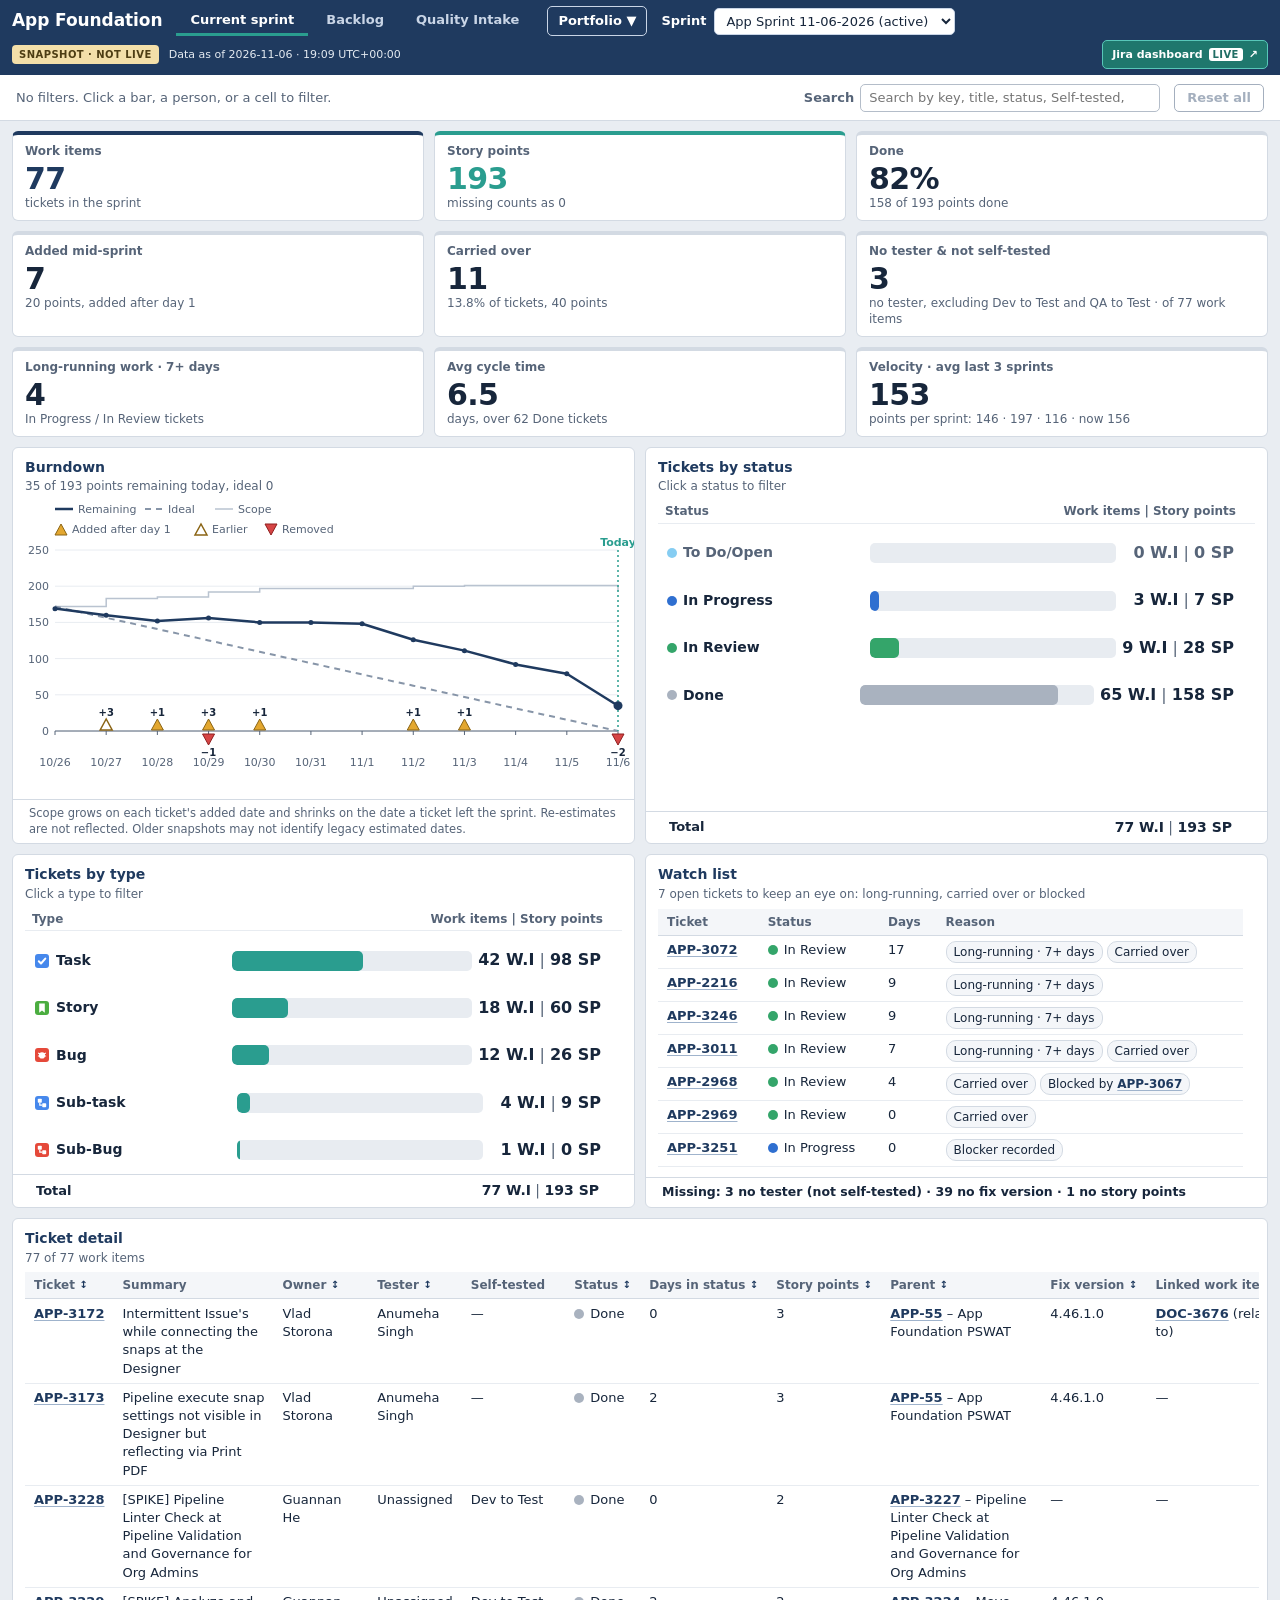
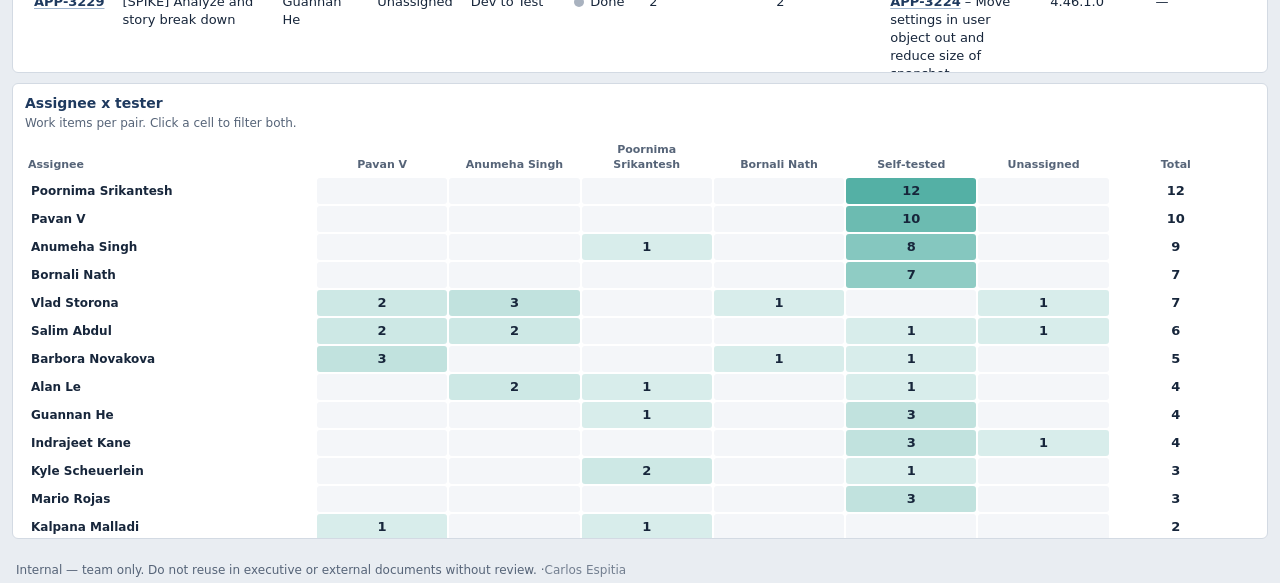
<file: index.html>
<!doctype html>
<html lang="en">
<head>
  <meta charset="utf-8">
  <meta name="viewport" content="width=device-width, initial-scale=1">
  <meta http-equiv="Content-Security-Policy" content="default-src 'self'; script-src 'self'; style-src 'self'; img-src 'self' data:; connect-src 'self'; font-src 'none'; object-src 'none'; base-uri 'none'; form-action 'none'">
  <title>Current sprint - App Foundation</title>
  <link rel="icon" href="data:,">
  <link rel="stylesheet" href="dashboard.css">
</head>
<body>
  <div class="app">
    <h1 class="visually-hidden">App Foundation · Current sprint</h1>
    <header class="topbar">
      <div class="brand">App Foundation</div>
      <nav class="tabs" aria-label="Pages">
        <a class="tab active" href="index.html" aria-current="page">Current sprint</a>
        <a class="tab" href="backlog.html">Backlog</a>
        <a class="tab" href="quality-intake.html">Quality Intake</a>
      </nav>
      <details class="portfolio-picker" id="portfolio-picker">
        <summary class="portfolio-picker-btn" aria-haspopup="true">Portfolio &#9660;</summary>
        <ul class="portfolio-menu" role="menu">
          <li role="none"><a role="menuitem" href="portfolio.html?project=AC">Agent Creator</a></li>
          <li role="none"><a role="menuitem" href="portfolio.html?project=PLATENG">Platform Engineering</a></li>
          <li role="none"><a role="menuitem" href="portfolio.html?project=PLAT">Plat Core</a></li>
        </ul>
      </details>
      <div class="sprint-picker" id="sprint-picker"></div>
      <div class="snapshot-status" role="status" aria-label="Snapshot update status">
        <span class="snapshot-badge">SNAPSHOT &middot; NOT LIVE</span>
        <span class="asof" id="asof">Data as of &mdash;</span>
      </div>
      <a class="live-dashboard-link" target="_blank" rel="noopener noreferrer" title="Open the Jira dashboard for the latest Jira data">
        Jira dashboard <span class="live-dashboard-badge">LIVE</span><span aria-hidden="true">&#8599;</span>
      </a>
    </header>
    <section class="sprint-banner" id="sprint-banner" hidden aria-live="polite"></section>
    <div class="filterbar" id="filterbar"></div>
    <main class="board" id="app"><p class="loading">Loading&hellip;</p></main>
    <noscript><p>This dashboard needs JavaScript.</p></noscript>
    <footer class="foot">Internal &mdash; team only. Do not reuse in executive or external documents without review. &middot; <a href="https://www.linkedin.com/in/javierespitia/" target="_blank" rel="noopener" class="foot-li">Carlos Espitia</a></footer>
  </div>
  <script src="dashboard.js"></script>
  <script src="sprint.js"></script>
</body>
</html>
</file>
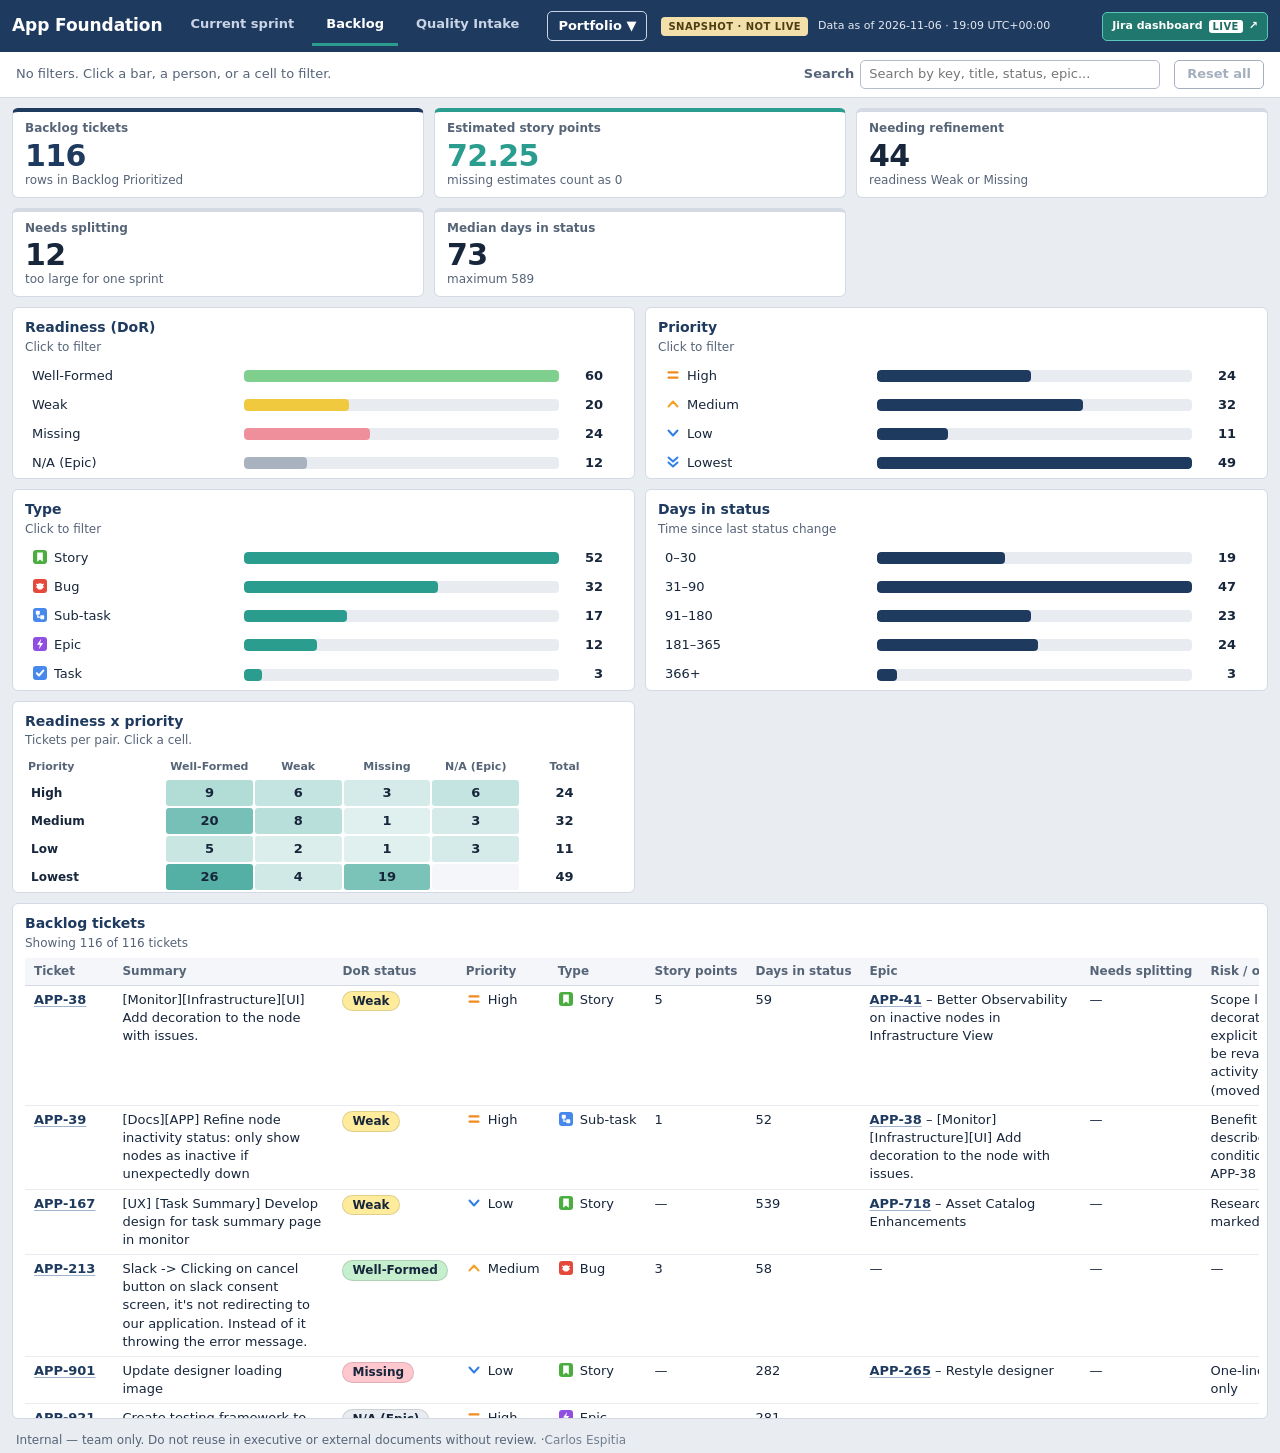
<file: backlog.html>
<!doctype html>
<html lang="en">
<head>
  <meta charset="utf-8">
  <meta name="viewport" content="width=device-width, initial-scale=1">
  <meta http-equiv="Content-Security-Policy" content="default-src 'self'; script-src 'self'; style-src 'self'; img-src 'self' data:; connect-src 'self'; font-src 'none'; object-src 'none'; base-uri 'none'; form-action 'none'">
  <title>Backlog - App Foundation</title>
  <link rel="icon" href="data:,">
  <link rel="stylesheet" href="dashboard.css">
</head>
<body>
  <div class="app">
    <h1 class="visually-hidden">App Foundation · Backlog</h1>
    <header class="topbar">
      <div class="brand">App Foundation</div>
      <nav class="tabs" aria-label="Pages">
        <a class="tab" href="index.html">Current sprint</a>
        <a class="tab active" href="backlog.html" aria-current="page">Backlog</a>
        <a class="tab" href="quality-intake.html">Quality Intake</a>
      </nav>
      <details class="portfolio-picker" id="portfolio-picker">
        <summary class="portfolio-picker-btn" aria-haspopup="true">Portfolio &#9660;</summary>
        <ul class="portfolio-menu" role="menu">
          <li role="none"><a role="menuitem" href="portfolio.html?project=AC">Agent Creator</a></li>
          <li role="none"><a role="menuitem" href="portfolio.html?project=PLATENG">Platform Engineering</a></li>
          <li role="none"><a role="menuitem" href="portfolio.html?project=PLAT">Plat Core</a></li>
        </ul>
      </details>
      <div class="snapshot-status" role="status" aria-label="Snapshot update status">
        <span class="snapshot-badge">SNAPSHOT &middot; NOT LIVE</span>
        <span class="asof" id="asof">Data as of &mdash;</span>
      </div>
      <a class="live-dashboard-link" target="_blank" rel="noopener noreferrer" title="Open the Jira dashboard for the latest Jira data">
        Jira dashboard <span class="live-dashboard-badge">LIVE</span><span aria-hidden="true">&#8599;</span>
      </a>
    </header>
    <div class="filterbar" id="filterbar"></div>
    <main class="board" id="app"><p class="loading">Loading&hellip;</p></main>
    <noscript><p>This dashboard needs JavaScript.</p></noscript>
    <footer class="foot">Internal &mdash; team only. Do not reuse in executive or external documents without review. &middot; <a href="https://www.linkedin.com/in/javierespitia/" target="_blank" rel="noopener" class="foot-li">Carlos Espitia</a></footer>
  </div>
  <script src="dashboard.js"></script>
  <script src="backlog.js"></script>
</body>
</html>
</file>
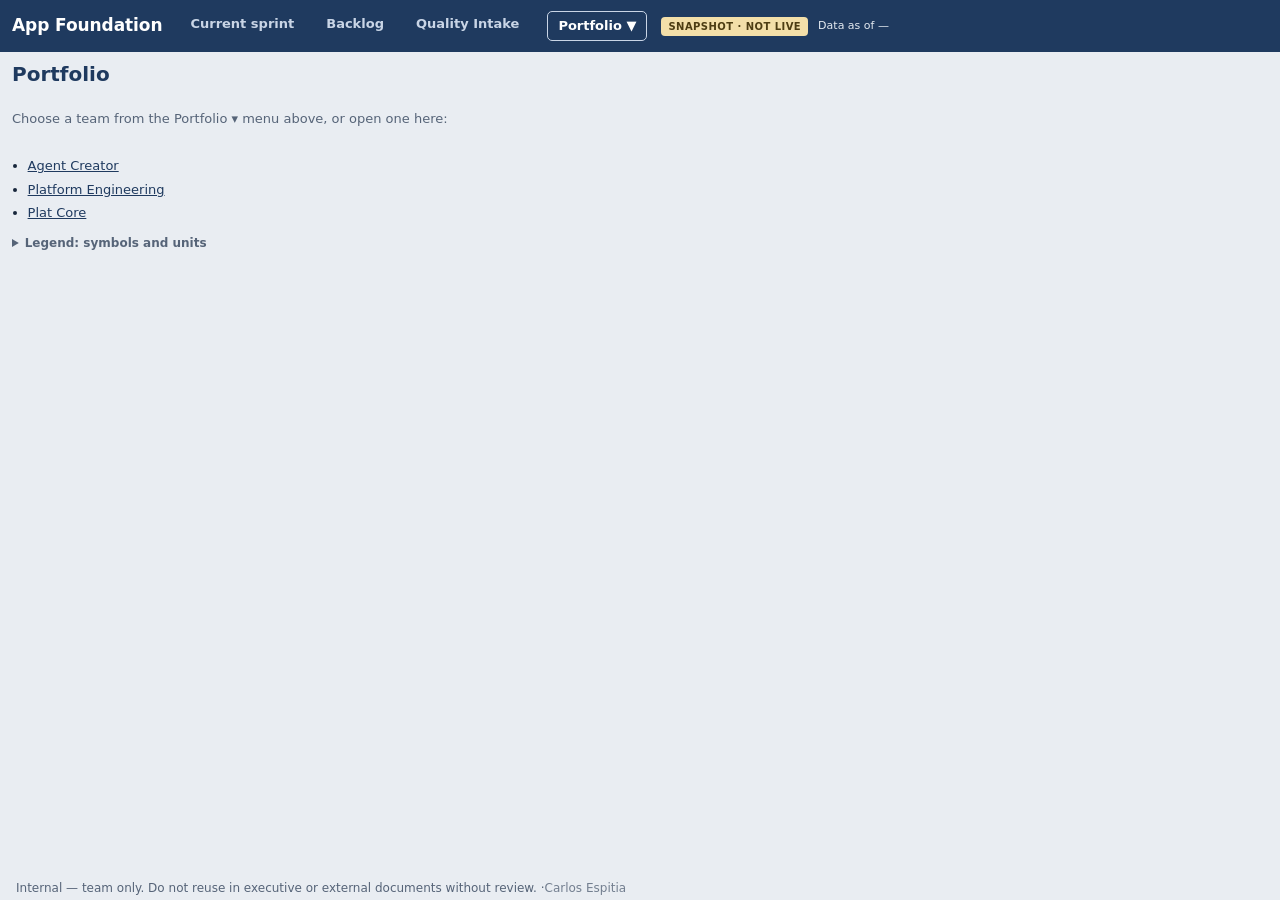
<file: portfolio.html>
<!doctype html>
<html lang="en">
<head>
  <meta charset="utf-8">
  <meta name="viewport" content="width=device-width, initial-scale=1">
  <meta http-equiv="Content-Security-Policy" content="default-src 'self'; script-src 'self'; style-src 'self'; img-src 'self' data:; connect-src 'self'; font-src 'none'; object-src 'none'; base-uri 'none'; form-action 'none'">
  <title>Portfolio - App Foundation</title>
  <link rel="icon" href="data:,">
  <link rel="stylesheet" href="dashboard.css">
</head>
<body>
  <div class="app">
    <h1 class="visually-hidden">App Foundation · Portfolio</h1>
    <header class="topbar">
      <div class="brand">App Foundation</div>
      <nav class="tabs" aria-label="Pages">
        <a class="tab" href="index.html">Current sprint</a>
        <a class="tab" href="backlog.html">Backlog</a>
        <a class="tab" href="quality-intake.html">Quality Intake</a>
      </nav>
      <details class="portfolio-picker" id="portfolio-picker">
        <summary class="portfolio-picker-btn" aria-haspopup="true">Portfolio &#9660;</summary>
        <ul class="portfolio-menu" role="menu" id="portfolio-menu">
          <li role="none"><a role="menuitem" href="portfolio.html?project=AC" id="pm-AC">Agent Creator</a></li>
          <li role="none"><a role="menuitem" href="portfolio.html?project=PLATENG" id="pm-PLATENG">Platform Engineering</a></li>
          <li role="none"><a role="menuitem" href="portfolio.html?project=PLAT" id="pm-PLAT">Plat Core</a></li>
          <li role="separator" class="portfolio-sep"></li>
          <li role="none"><a role="menuitem" href="index.html">&#8592; App Foundation</a></li>
        </ul>
      </details>
      <div class="snapshot-status" role="status" aria-label="Snapshot update status">
        <span class="snapshot-badge">SNAPSHOT &middot; NOT LIVE</span>
        <span class="asof" id="asof">Data as of &mdash;</span>
      </div>
    </header>
    <main class="board" id="app"><p class="loading">Loading&hellip;</p></main>
    <noscript><p>This dashboard needs JavaScript.</p></noscript>
    <footer class="foot">Internal &mdash; team only. Do not reuse in executive or external documents without review. &middot; <a href="https://www.linkedin.com/in/javierespitia/" target="_blank" rel="noopener" class="foot-li">Carlos Espitia</a></footer>
  </div>
  <script src="dashboard.js"></script>
  <script src="portfolio.js"></script>
</body>
</html>
</file>
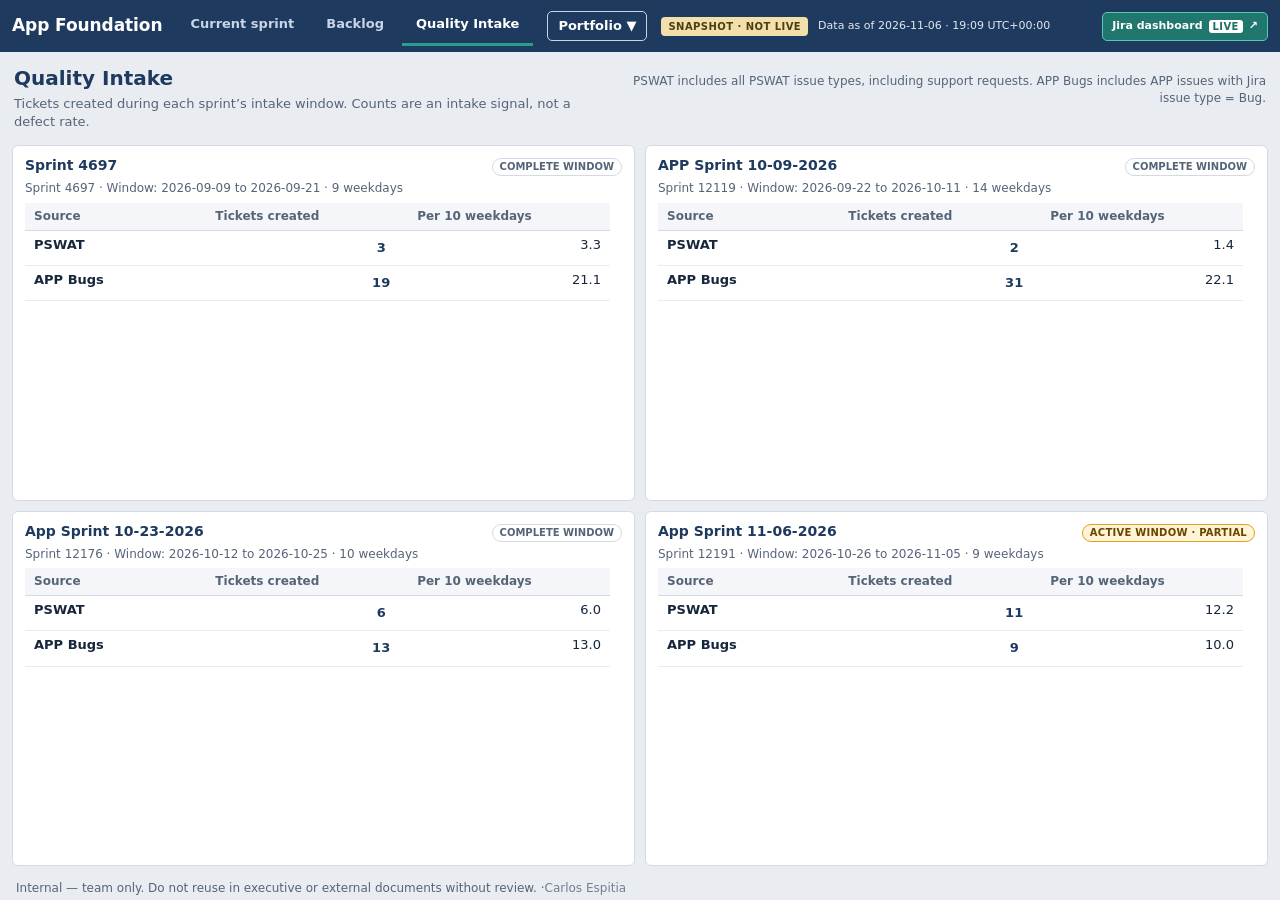
<file: quality-intake.html>
<!doctype html>
<html lang="en">
<head>
  <meta charset="utf-8">
  <meta name="viewport" content="width=device-width, initial-scale=1">
  <meta http-equiv="Content-Security-Policy" content="default-src 'self'; script-src 'self'; style-src 'self'; img-src 'self' data:; connect-src 'self'; font-src 'none'; object-src 'none'; base-uri 'none'; form-action 'none'">
  <title>Quality Intake - App Foundation</title>
  <link rel="icon" href="data:,">
  <link rel="stylesheet" href="dashboard.css">
</head>
<body>
  <div class="app">
    <header class="topbar">
      <div class="brand">App Foundation</div>
      <nav class="tabs" aria-label="Pages">
        <a class="tab" href="index.html">Current sprint</a>
        <a class="tab" href="backlog.html">Backlog</a>
        <a class="tab active" href="quality-intake.html" aria-current="page">Quality Intake</a>
      </nav>
      <details class="portfolio-picker" id="portfolio-picker">
        <summary class="portfolio-picker-btn" aria-haspopup="true">Portfolio &#9660;</summary>
        <ul class="portfolio-menu" role="menu">
          <li role="none"><a role="menuitem" href="portfolio.html?project=AC">Agent Creator</a></li>
          <li role="none"><a role="menuitem" href="portfolio.html?project=PLATENG">Platform Engineering</a></li>
          <li role="none"><a role="menuitem" href="portfolio.html?project=PLAT">Plat Core</a></li>
        </ul>
      </details>
      <div class="snapshot-status" role="status" aria-label="Snapshot update status">
        <span class="snapshot-badge">SNAPSHOT &middot; NOT LIVE</span>
        <span class="asof" id="asof">Data as of &mdash;</span>
      </div>
      <a class="live-dashboard-link" target="_blank" rel="noopener noreferrer" title="Open the Jira dashboard for the latest Jira data">
        Jira dashboard <span class="live-dashboard-badge">LIVE</span><span aria-hidden="true">&#8599;</span>
      </a>
    </header>
    <main class="board quality-board" id="app"><p class="loading">Loading&hellip;</p></main>
    <noscript><p>This dashboard needs JavaScript.</p></noscript>
    <footer class="foot">Internal &mdash; team only. Do not reuse in executive or external documents without review. &middot; <a href="https://www.linkedin.com/in/javierespitia/" target="_blank" rel="noopener" class="foot-li">Carlos Espitia</a></footer>
  </div>
  <script src="dashboard.js"></script>
  <script src="quality-intake.js"></script>
</body>
</html>
</file>
<file: dashboard.css>
/* dashboard.css — shared styles (v2, BI-style). Light mode only. System fonts only. */
:root {
  --bg: #e9edf2;
  --surface: #ffffff;
  --surface-sunk: #f4f6f9;  /* table headers, empty heat cells */
  --hover: #f1f5f8;         /* row hover */
  --ink: #17263b;
  --muted: #566478;
  --line: #d3dae3;
  --line-soft: #e8ecf1;
  --line-strong: #b4bdc9;   /* form control borders, scrollbar thumbs */
  --navy: #1f3a5f;
  --teal: #2a9d8f;
  --teal-soft: #e3f3f1;
  --live: #1f776d;          /* "Jira dashboard · LIVE" button: white text keeps 5.4:1 */
  --live-hover: #19645c;
  --warn: #b83a2e;

  /* status buckets (SPEC §10) */
  --s-todo: #86cdf2;   /* sky blue */
  --s-prog: #2f6fd0;   /* blue */
  --s-review: #34a56a; /* green */
  --s-done: #a9b2bf;   /* gray */
  --s-other: #e3a72f;  /* amber, hatched */
  --s-other-stripe: #f3d589;

  /* burndown (SPEC §6.3); dashboard.js AF.COLORS mirrors these values for the SVG */
  --chart-scope: #b9c3d0;
  --chart-ideal: #8795a8;
  --marker-added: #e3a72f;
  --marker-added-stroke: #8a6414;
  --marker-added-hover: #f0b93f;
  --marker-removed: #d64545;
  --marker-removed-stroke: #8f1f1f;
  --marker-removed-hover: #ee6b6b;

  /* readiness (tracker fills; bars use stronger versions) */
  --dor-ready: #c6efce;
  --dor-weak: #ffeb9c;
  --dor-missing: #ffc7ce;
  --dor-ready-bar: #7fcf8f;
  --dor-weak-bar: #f0c93e;
  --dor-missing-bar: #f08f9c;

  --topbar-h: 52px;
  --filterbar-h: 46px;
  --foot-h: 24px;
  --font: "Avenir Next", "Segoe UI Variable Text", "Segoe UI", system-ui, -apple-system, "Helvetica Neue", Arial, sans-serif;
}

* { box-sizing: border-box; }
html { -webkit-text-size-adjust: 100%; }
body {
  margin: 0;
  background: var(--bg);
  color: var(--ink);
  font-family: var(--font);
  font-size: 13px;
  line-height: 1.4;
  font-variant-numeric: tabular-nums;
}
code { font-family: ui-monospace, "SF Mono", Menlo, Consolas, monospace; font-size: 0.92em; background: var(--line-soft); padding: 1px 5px; border-radius: 3px; }
a { color: var(--navy); }
:focus-visible { outline: 2px solid var(--teal); outline-offset: 2px; }
button { font: inherit; color: inherit; }
/* Hidden visually, still read by screen readers (page headings, the burndown data table). */
.visually-hidden { position: absolute !important; width: 1px; height: 1px; padding: 0; margin: -1px; overflow: hidden; clip: rect(0 0 0 0); clip-path: inset(50%); white-space: nowrap; border: 0; }

/* ---- shell ---- */
.app { display: flex; flex-direction: column; min-height: 100vh; }
.topbar {
  flex: none; height: var(--topbar-h); display: flex; align-items: center; gap: 28px; padding: 0 16px;
  background: var(--navy); color: #fff;
}
.brand { font-size: 17px; font-weight: 700; letter-spacing: -0.005em; }
.tabs { display: flex; align-self: stretch; gap: 4px; }
.tab {
  display: flex; align-items: center; padding: 0 14px; color: #c9d5e6; text-decoration: none; font-weight: 600;
  border-bottom: 3px solid transparent;
}
.tab:hover { color: #fff; }
.tab.active { color: #fff; border-bottom-color: var(--teal); }
.tab:focus-visible { outline-color: #fff; outline-offset: -3px; }
.snapshot-status { margin-left: auto; display: flex; align-items: center; gap: 10px; min-width: 0; }
.snapshot-badge { flex: none; padding: 4px 7px; border-radius: 4px; background: #f3dfa9; color: #4d3d13; font-size: 10px; font-weight: 800; letter-spacing: .045em; line-height: 1.1; white-space: nowrap; }
.asof { color: #e4eaf1; font-size: 11px; white-space: nowrap; }
.live-dashboard-link { flex: none; display: inline-flex; align-items: center; gap: 6px; padding: 7px 9px; border: 1px solid #58c7b9; border-radius: 5px; background: var(--live); color: #fff; font-size: 11px; font-weight: 700; line-height: 1.1; text-decoration: none; white-space: nowrap; }
.live-dashboard-link:hover { background: var(--live-hover); color: #fff; }
.live-dashboard-link:focus-visible { outline-color: #fff; outline-offset: 2px; }
.live-dashboard-badge { padding: 1px 4px; border-radius: 3px; background: #fff; color: #216e65; font-size: 10px; font-weight: 800; letter-spacing: .04em; }
/* Portfolio picker — Portfolio ▾ button next to sprint selector */
.portfolio-picker { flex: none; position: relative; }
.portfolio-picker-btn { display: flex; align-items: center; gap: 5px; padding: 5px 10px; border: 1px solid #c9d5e6; border-radius: 5px; background: transparent; color: #fff; font: inherit; font-size: 13px; font-weight: 600; cursor: pointer; list-style: none; white-space: nowrap; }
.portfolio-picker-btn::-webkit-details-marker { display: none; }
.portfolio-picker[open] .portfolio-picker-btn { background: rgba(255,255,255,.12); }
.portfolio-picker-btn:hover { background: rgba(255,255,255,.12); }
.portfolio-picker-btn:focus-visible { outline: 2px solid #fff; outline-offset: 2px; }
.portfolio-menu { position: absolute; top: calc(100% + 4px); left: 0; z-index: 200; min-width: 180px; margin: 0; padding: 4px 0; list-style: none; background: var(--surface); border: 1px solid var(--line); border-radius: 6px; box-shadow: 0 4px 16px rgba(0,0,0,.18); }
.portfolio-menu li { margin: 0; }
.portfolio-menu a { display: block; padding: 8px 14px; color: var(--ink); font-size: 13px; text-decoration: none; }
.portfolio-menu a:hover { background: var(--row-hover); }
.portfolio-menu a:focus-visible { outline: 2px solid var(--navy); outline-offset: -2px; }
.portfolio-menu a[aria-current="true"] { font-weight: 700; color: var(--navy); }
.portfolio-sep { border-top: 1px solid #dde3ed; margin: 4px 0; }
.sprint-picker { display: flex; align-items: center; gap: 8px; color: #fff; flex: none; }
.sprint-picker label { font-weight: 600; }
.sprint-picker select { max-width: 340px; min-width: 180px; padding: 4px 7px; border: 1px solid #c9d5e6; border-radius: 5px; color: var(--ink); background: var(--surface); font: inherit; }
.sprint-picker select:focus-visible { outline-color: #fff; }
.sprint-banner { flex: none; display: flex; flex-wrap: wrap; align-items: baseline; gap: 2px 12px; padding: 8px 16px; background: #354052; border-left: 6px solid var(--s-other); border-bottom: 1px solid #273243; color: #fff; }
.sprint-banner[hidden] { display: none; }
.sprint-banner-label { color: #fff; font-size: 12px; letter-spacing: .045em; }
.sprint-banner-asof { color: #e4eaf1; font-size: 12px; }
.sprint-banner-note { flex-basis: 100%; color: #e4eaf1; font-size: 11px; }
.app.historical-sprint { background: #e1e5ea; }

.filterbar {
  flex: none; min-height: var(--filterbar-h); display: flex; flex-wrap: wrap; align-items: center; gap: 8px 14px;
  padding: 6px 16px; background: var(--surface); border-bottom: 1px solid var(--line);
}
.tags { display: flex; flex-wrap: wrap; align-items: center; gap: 6px; flex: 1 1 320px; min-width: 0; }
.nofilter { color: var(--muted); }
.tag {
  display: inline-flex; align-items: center; gap: 4px; padding: 2px 3px 2px 10px; border-radius: 999px;
  border: 1px solid var(--teal); background: var(--teal-soft); font-weight: 600;
}
.tag > span { max-width: 380px; overflow: hidden; text-overflow: ellipsis; white-space: nowrap; }
.tag-x { border: 0; background: transparent; cursor: pointer; width: 20px; height: 20px; border-radius: 50%; line-height: 1; font-size: 15px; color: var(--muted); }
.tag-x:hover { background: var(--surface); color: var(--ink); }
.ctl { display: flex; align-items: center; gap: 6px; }
.ctl label { color: var(--muted); font-weight: 600; }
.ctl input {
  font: inherit; color: var(--ink); background: var(--surface); border: 1px solid var(--line-strong); border-radius: 5px; padding: 4px 8px;
}
.ctl input { width: 300px; }
/* search box with a clear button (R001-19) */
.searchwrap { position: relative; display: inline-flex; align-items: center; }
.searchctl input { width: 300px; padding-right: 26px; }
.searchctl input::-webkit-search-cancel-button { -webkit-appearance: none; appearance: none; }
.search-clear { position: absolute; right: 4px; border: 0; background: transparent; color: var(--muted); font: inherit; font-size: 16px; line-height: 1; padding: 2px 5px; border-radius: 4px; cursor: pointer; }
.search-clear:hover { color: var(--navy); background: var(--hover); }
.search-clear[hidden] { display: none; }
.resetall {
  border: 1px solid var(--navy); background: var(--surface); color: var(--navy); font-weight: 600; border-radius: 5px; padding: 4px 12px; cursor: pointer;
}
.resetall:hover:not(:disabled) { background: var(--navy); color: #fff; }
.resetall:disabled { opacity: 0.4; cursor: default; } /* disabled controls are exempt from the contrast minimum */

.foot { flex: none; height: var(--foot-h); display: flex; align-items: center; padding: 0 16px; color: var(--muted); font-size: 12px; }
.foot-li { color: inherit; text-decoration: none; opacity: 0.8; }
.foot-li:hover { text-decoration: underline; opacity: 1; }

/* ---- board: small-screen fallback is a normal scrolling page ---- */
.board { flex: 1; padding: 10px 12px; display: block; }
.quality-board { min-height: 0; display: flex; flex-direction: column; gap: 10px; overflow: auto; }
.qi-intro { flex: none; display: flex; align-items: baseline; justify-content: space-between; gap: 16px; padding: 2px 2px 4px; }
.qi-intro h1 { margin: 0; color: var(--navy); font-size: 20px; }
.qi-intro p { margin: 3px 0 0; color: var(--muted); }
.qi-caveat { max-width: 660px; text-align: right; font-size: 12px; }
.qi-grid { flex: 1; min-height: 0; display: grid; grid-template-columns: repeat(auto-fit, minmax(min(100%, 340px), 1fr)); gap: 10px; }
.qi-sprint { min-height: 250px; }
.qi-sprint-head { display: flex; align-items: baseline; flex-wrap: wrap; gap: 3px 9px; }
.qi-sprint-head h2 { flex: 1 1 auto; }
.qi-sprint-head .sub { flex-basis: 100%; }
.qi-partial { display: inline-block; padding: 1px 7px; border: 1px solid #e0a11b; border-radius: 999px; background: #fff4d6; color: #694500; font-size: 10px; font-weight: 800; letter-spacing: .025em; white-space: nowrap; }
.qi-complete { display: inline-block; padding: 1px 7px; border: 1px solid var(--line); border-radius: 999px; color: var(--muted); font-size: 10px; font-weight: 700; white-space: nowrap; }
.qi-metrics { table-layout: fixed; }
.qi-metrics th:first-child { width: 31%; }
.qi-metrics th:nth-child(2), .qi-metrics th:nth-child(3) { width: 34.5%; }
.qi-metrics td.qi-number { text-align: right; font-variant-numeric: tabular-nums; }
.qi-count { min-width: 36px; border: 1px solid transparent; border-radius: 4px; padding: 2px 7px; background: transparent; color: var(--navy); font: inherit; font-weight: 800; cursor: pointer; }
.qi-count:hover, .qi-count[aria-expanded="true"] { border-color: var(--teal); background: var(--teal-soft); }
.qi-na { color: var(--muted); }
.qi-details { margin-top: 12px; border-top: 1px solid var(--line); padding-top: 8px; }
.qi-details h3 { margin: 0 0 6px; color: var(--navy); font-size: 12px; }
.qi-ticket-scroll { max-height: 38vh; overflow: auto; border: 1px solid var(--line-soft); }
.qi-ticket-table { min-width: 520px; font-size: 12px; }
.qi-ticket-table td { overflow-wrap: anywhere; }
.qi-ticket-table td:first-child { white-space: nowrap; }
.qi-scroll-hint { flex: none; margin: 4px 0; color: var(--navy); font-size: 11px; font-weight: 700; }
.kpis, .main { display: grid; gap: 10px; margin-bottom: 10px; }
.kpis { grid-template-columns: repeat(2, minmax(0, 1fr)); }
.main { grid-template-columns: repeat(2, minmax(0, 1fr)); }
.detail { min-width: 0; }
.main .tile .tile-body { max-height: 400px; }
.detail .tile-body { max-height: 460px; }

/* ---- sprint page: lower row and chart tile (base rules must stay before the media block) ---- */
.lower { display: block; margin-bottom: 10px; min-width: 0; }
.lower .tile { margin-bottom: 10px; }
.lower .tile-body { max-height: 400px; }
.tile-body.chart { overflow: hidden; margin: 4px -12px 0; padding: 0; min-height: 300px; scrollbar-gutter: auto; }
.tile-foot .footnote { margin: 0; font-weight: 400; font-size: 11.5px; line-height: 1.35; color: var(--muted); }
svg.burndown { display: block; }
.bd-day:hover { fill: rgba(31, 58, 95, 0.06); }
.bd-added, .bd-removed { cursor: pointer; }
/* Markers are SVG buttons: a visible ring on the hit area when focused from the keyboard (C19). */
.bd-added:focus, .bd-removed:focus { outline: none; }
.bd-added:focus-visible .bd-hit, .bd-removed:focus-visible .bd-hit { stroke: var(--teal); stroke-width: 2; }
.bd-added:focus-visible path, .bd-removed:focus-visible path { stroke: var(--navy); stroke-width: 2.5; }
.bd-added:hover path, .bd-added.is-selected path { fill: var(--marker-added-hover); stroke: var(--navy); stroke-width: 1.5; }
.bd-removed:hover path, .bd-removed.is-selected path { fill: var(--marker-removed-hover); stroke: var(--navy); stroke-width: 1.5; }
.tile:has(.chart) { position: relative; }
.bd-pop { position: absolute; z-index: 5; right: 12px; top: 76px; width: min(420px, max(58%, 300px), calc(100% - 24px)); max-height: calc(100% - 152px); display: flex; flex-direction: column; background: var(--surface); border: 1px solid var(--navy); border-radius: 6px; box-shadow: 0 4px 14px rgba(31, 58, 95, 0.22); }
.bd-pop-head { display: flex; justify-content: space-between; align-items: flex-start; gap: 8px; padding: 8px 10px; border-bottom: 1px solid var(--line-soft); font-size: 13px; }
.bd-pop-sub { display: block; font-size: 12px; color: var(--muted); }
.bd-pop-x { border: 1px solid var(--line-soft); background: var(--surface); border-radius: 4px; font-size: 18px; line-height: 1; width: 26px; height: 26px; cursor: pointer; color: var(--navy); }
.bd-pop-x:hover { background: var(--line-soft); }
.bd-pop-x:focus-visible { outline: 2px solid var(--navy); outline-offset: 1px; }
.bd-pop-body { overflow-y: auto; overflow-x: hidden; min-height: 0; }
.bd-pop-table { width: 100%; border-collapse: collapse; font-size: 12px; }
.bd-pop-table th { position: sticky; top: 0; background: var(--surface-sunk); text-align: left; padding: 4px 8px; font-weight: 600; color: var(--muted); }
.bd-pop-table td { overflow-wrap: anywhere; padding: 4px 8px; border-top: 1px solid var(--line-soft); vertical-align: top; }
.bd-pop-table td.sum { min-width: 120px; }
.bd-pop-table td.num { text-align: right; }

/* ---- board: dashboard layout (SPEC §3) ---- */
@media (min-width: 1366px) and (min-height: 760px) {
  html, body { height: 100%; overflow: hidden; }
  .app { height: 100vh; min-height: 0; }
  .board { min-height: 0; display: grid; grid-template-rows: auto minmax(0, 1.1475fr) minmax(0, 1.2025fr); gap: 10px; overflow: hidden; }
  .board.quality-board { grid-template-rows: auto minmax(0, 1fr); }
  .quality-board { overflow: hidden; }
  .qi-grid { grid-template-columns: repeat(3, minmax(0, 1fr)); }
  .qi-sprint { min-height: 0; }
  .qi-ticket-scroll { max-height: 40vh; }
  .kpis, .main { margin-bottom: 0; min-height: 0; }
  .kpis.k5 { grid-template-columns: repeat(5, minmax(0, 1fr)); }
  .kpis.k8 { grid-template-columns: repeat(8, minmax(0, 1fr)); }
  .kpis.k9 { grid-template-columns: repeat(9, minmax(0, 1fr)); }
  .kpis.k8 .kpi, .kpis.k9 .kpi { padding: 6px 8px; }
  .kpis.k8 .kpi .label, .kpis.k8 .kpi .hint, .kpis.k9 .kpi .label, .kpis.k9 .kpi .hint { font-size: 11px; line-height: 1.25; }
  .kpis.k8 .kpi .value, .kpis.k9 .kpi .value { font-size: 26px; }
  .main.sprint { grid-template-columns: minmax(0, 1.7fr) minmax(250px, 1fr) minmax(250px, 1fr) minmax(0, 1.8fr); }
  .lower { min-height: 0; margin-bottom: 0; display: grid; gap: 10px; grid-template-columns: minmax(0, 1fr) minmax(440px, 28%); }
  .lower .tile { margin-bottom: 0; }
  .lower .tile-body { max-height: none; }
  .tile-body.chart { min-height: 0; }
  .main.backlog { grid-template-columns: repeat(5, minmax(0, 1fr)); }
  .board.bl { grid-template-rows: auto minmax(0, 0.62fr) minmax(0, 1fr); }
  .detail { min-height: 0; display: flex; }
  .detail .tile { flex: 1; }
  .main .tile .tile-body, .detail .tile-body { max-height: none; }
}
@media (min-width: 901px) {
  .qi-body { display: flex; flex-direction: column; }
  .qi-metrics { flex: none; }
  .qi-details { display: flex; flex: 1; flex-direction: column; min-height: 0; }
  .qi-ticket-scroll { flex: 1; min-height: 120px; max-height: none; overflow-y: auto; scrollbar-gutter: stable; scrollbar-color: #667b96 #e3e9f0; scrollbar-width: auto; }
  .qi-ticket-scroll::-webkit-scrollbar { width: 14px; }
  .qi-ticket-scroll::-webkit-scrollbar-track { background: #e3e9f0; }
  .qi-ticket-scroll::-webkit-scrollbar-thumb { background: #667b96; border: 2px solid #e3e9f0; border-radius: 7px; }
}
@media (max-width: 900px) {
  .topbar { height: auto; min-height: var(--topbar-h); flex-wrap: wrap; gap: 4px 12px; padding: 6px 12px; }
  .brand { font-size: 15px; }
  .tabs { height: 36px; }
  .tab { padding: 0 7px; }
  .portfolio-picker { order: 2; }
  .portfolio-menu { left: auto; right: 0; }
  .sprint-picker { order: 3; flex: 1 1 100%; }
  .sprint-picker select { flex: 1; width: 1px; min-width: 0; max-width: none; }
  .snapshot-status { order: 4; flex: 1 1 auto; margin-left: 0; gap: 7px; }
  .asof { font-size: 10px; white-space: normal; }
  .live-dashboard-link { order: 5; padding: 6px 7px; font-size: 10px; }
  .sprint-banner { display: block; padding: 6px 12px; }
  .sprint-banner-asof, .sprint-banner-note { display: block; }
  .sprint-banner-asof { margin-top: 2px; }
  .qi-intro { display: block; }
  .qi-caveat { text-align: left; }
  .qi-grid { grid-template-columns: minmax(0, 1fr); }
  .kpis, .main { grid-template-columns: minmax(0, 1fr); }
  .ctl input { width: 100%; }
}
@media (min-width: 901px) and (max-width: 1365px) {
  .topbar { height: auto; min-height: var(--topbar-h); flex-wrap: wrap; gap: 4px 14px; padding: 6px 12px; }
  .snapshot-status { margin-left: 0; }
  .live-dashboard-link { margin-left: auto; }
  .kpis.k5 { grid-template-columns: repeat(3, minmax(0, 1fr)); }
  .kpis.k8 { grid-template-columns: repeat(4, minmax(0, 1fr)); }
  .kpis.k9 { grid-template-columns: repeat(3, minmax(0, 1fr)); }
  .qi-grid { grid-template-columns: repeat(2, minmax(0, 1fr)); }
}

/* ---- tiles ---- */
.tile {
  margin: 0; background: var(--surface); border: 1px solid var(--line); border-radius: 6px;
  display: flex; flex-direction: column; min-width: 0; min-height: 0; padding: 10px 12px 0; overflow: hidden;
}
.tile-head h2 { margin: 0; font-size: 14px; font-weight: 700; color: var(--navy); }
.tile-head .sub { margin: 1px 0 0; color: var(--muted); font-size: 12px; }
.tile-body { flex: 1; min-height: 0; overflow: auto; margin: 6px -4px 0; padding: 0 4px; scrollbar-gutter: stable; }
.tile-body::-webkit-scrollbar { width: 12px; height: 12px; }
.tile-body::-webkit-scrollbar-thumb { background: var(--line-strong); border-radius: 6px; border: 2px solid var(--surface); }
.tile-body::-webkit-scrollbar-track { background: var(--line-soft); }
.tile-foot { flex: none; border-top: 1px solid var(--line); margin: 0 -12px; padding: 6px 16px; font-weight: 700; }
.colhead { flex: none; display: grid; gap: 10px; align-items: end; margin-top: 8px; padding: 0 19px 3px 7px; color: var(--muted); font-size: 12px; font-weight: 700; border-bottom: 1px solid var(--line-soft); }

/* KPI tiles */
.kpi { padding: 8px 12px 8px; }
.kpi .label { color: var(--muted); font-size: 12px; font-weight: 600; }
.kpi .value { font-size: 30px; line-height: 1.1; font-weight: 700; letter-spacing: -0.02em; margin-top: 2px; }
.kpi .hint { color: var(--muted); font-size: 12px; }
.kpi.clickable { cursor: pointer; }
.kpi.clickable:hover, .kpi.clickable:focus-visible { box-shadow: 0 0 0 2px var(--teal); outline: none; }
.kpi.clickable.is-selected { border-color: var(--teal); box-shadow: inset 0 0 0 2px var(--teal); }
.kpi.items { border-top: 4px solid var(--navy); } .kpi.items .value { color: var(--navy); }
.kpi.points { border-top: 4px solid var(--teal); } .kpi.points .value { color: var(--teal); }
.kpi.plain { border-top: 4px solid var(--line); }

/* ---- segments / bars ---- */
.b-todo { background: var(--s-todo); }
.b-prog { background: var(--s-prog); }
.b-review { background: var(--s-review); }
.b-done { background: var(--s-done); }
.b-other { background: repeating-linear-gradient(45deg, var(--s-other) 0 4px, var(--s-other-stripe) 4px 8px); }
.dot { display: inline-block; width: 10px; height: 10px; border-radius: 50%; margin-right: 6px; vertical-align: -1px; flex: none; }
.bar-track { flex: 1; min-width: 0; height: 12px; background: var(--line-soft); border-radius: 4px; overflow: hidden; }
.bar { height: 100%; display: flex; border-radius: 4px; overflow: hidden; gap: 1px; }
.seg { display: block; min-width: 3px; height: 100%; }
.seg.type-bar { background: var(--teal); }
.fill { height: 100%; border-radius: 4px; background: var(--navy); }
.fill.teal { background: var(--teal); }
.fill.ready { background: var(--dor-ready-bar); } .fill.weak { background: var(--dor-weak-bar); } .fill.missing { background: var(--dor-missing-bar); } .fill.other { background: var(--s-done); }

/* ---- clickable rows; selection state is .is-selected / .is-dimmed everywhere (SPEC §10) ---- */
.rowbtn {
  appearance: none; display: grid; align-items: center; gap: 10px; width: 100%; text-align: left; cursor: pointer;
  background: transparent; border: 1px solid transparent; border-radius: 4px; padding: 4px 6px; margin: 0 0 1px;
}
.rowbtn:hover { background: var(--hover); }
.rowbtn.is-selected { border-color: var(--teal); background: var(--teal-soft); }
/* Dimmed rows stay readable (muted text keeps at least 4.5:1); only the bar, dot and icon fade. */
.rowbtn.is-dimmed { color: var(--muted); }
.rowbtn.is-dimmed .bar-track > *, .rowbtn.is-dimmed .dot, .rowbtn.is-dimmed .ico { opacity: 0.35; }
.rowbtn.is-dimmed:hover .bar-track > *, .rowbtn.is-dimmed:hover .dot, .rowbtn.is-dimmed:hover .ico { opacity: 0.7; }
.rowbtn.zero { color: var(--muted); }
.rowbtn:focus-visible { outline-offset: 0; }

/* Tickets by status and Tickets by type rows: name, bar, `N W.I | P SP` */
.bar-grid { grid-template-columns: minmax(56px, .8fr) minmax(0, 1fr) minmax(112px, max-content); gap: 6px; }
.bar-grid.tall { padding: 11px 8px; }
.bar-grid.tall .bar-track { height: 20px; border-radius: 5px; }
.bar-grid.tall .bar { border-radius: 5px; }
.bar-grid.tall .pair { font-size: 16px; }
.bar-grid.tall .name { font-size: 14px; }
.bar-grid .name { display: flex; align-items: center; font-weight: 600; }
.pair { text-align: right; font-weight: 700; font-size: 14px; white-space: pre; }
.pair .sep { color: var(--muted); font-weight: 400; }
.dist-grid { grid-template-columns: minmax(64px, 0.9fr) minmax(0, 1.4fr) 34px; }
.dist-grid .name { overflow: hidden; text-overflow: ellipsis; white-space: nowrap; }
.dist-grid .n { text-align: right; font-weight: 700; }

/* ---- heat grid; cell colour comes from AF.heatColor, text is always ink (or muted when dimmed) ---- */
table.heat { width: 100%; border-collapse: separate; border-spacing: 2px; table-layout: fixed; }
table.heat th { position: sticky; top: 0; z-index: 2; background: var(--surface); color: var(--muted); font-size: 11px; font-weight: 700; text-align: center; padding: 2px 1px 4px; vertical-align: bottom; overflow-wrap: break-word; word-break: normal; }
table.heat th.corner { text-align: left; width: 24%; }
table.heat th.rowh { position: sticky; left: 0; z-index: 1; background: var(--surface); text-align: left; color: var(--ink); font-size: 12px; font-weight: 600; padding: 0 4px; vertical-align: middle; white-space: nowrap; overflow: hidden; text-overflow: ellipsis; }
table.heat td { padding: 0; height: 26px; text-align: center; background: var(--line-soft); border-radius: 3px; }
table.heat td.tot { background: transparent; font-weight: 700; }
table.heat td.zero { background: var(--surface-sunk); }
.cell { appearance: none; display: block; width: 100%; height: 100%; min-height: 26px; border: 1px solid transparent; border-radius: 3px; background: transparent; color: var(--ink); font-weight: 700; cursor: pointer; padding: 0; }
.cell:hover { border-color: var(--navy); }
.cell.is-selected { border-color: var(--ink); box-shadow: inset 0 0 0 1px var(--ink); }
table.heat td.is-dimmed .cell { color: var(--muted); font-weight: 600; }
.cell:focus-visible { outline-offset: 1px; }

/* ---- data tables ---- */
table { width: 100%; border-collapse: separate; border-spacing: 0; }
table.data th, table.data td { padding: 5px 9px; text-align: left; vertical-align: top; border-bottom: 1px solid var(--line-soft); }
table.data thead th { position: sticky; top: 0; z-index: 2; background: var(--surface-sunk); color: var(--muted); font-size: 12px; font-weight: 700; border-bottom: 1px solid var(--line); white-space: nowrap; }
.detail-sort { display: inline-flex; align-items: center; gap: 4px; margin: 0; padding: 0; border: 0; background: transparent; color: inherit; font: inherit; text-align: left; cursor: pointer; }
.detail-sort:hover { color: var(--navy); text-decoration: underline; }
.detail-sort-arrow { min-width: 9px; color: var(--navy); font-size: 10px; line-height: 1; text-align: center; }
td.num, th.num { text-align: right; white-space: nowrap; }
td.wrap { min-width: 220px; white-space: normal; overflow-wrap: anywhere; }
td.nowrap { white-space: nowrap; }
td.center, th.center { text-align: center; }
table.wider { min-width: 1500px; }
.lower table.wider { min-width: 1000px; }
.lower td.wrap { min-width: 160px; }
.lower td.wrap-text { white-space: normal; overflow-wrap: break-word; }
/* ---- Watch list (sprint main row): key, status, days, reasons; no names ---- */
table.attention td.status { white-space: nowrap; }
table.attention td.reasons { white-space: normal; }
.reason-list { display: flex; flex-wrap: wrap; gap: 4px; }
.reason { display: inline-block; padding: 1px 7px; border-radius: 10px; background: var(--surface-sunk); border: 1px solid var(--line); font-size: 12px; line-height: 1.5; white-space: nowrap; }
.attention-missing { margin: 0; font-size: 12.5px; line-height: 1.35; color: var(--ink); }
.lower th.current-situation, .lower td.current-situation { min-width: 350px; }
.empty { margin: 12px 4px; color: var(--muted); }
.pill { display: inline-block; padding: 1px 9px; border-radius: 999px; font-weight: 600; font-size: 12px; border: 1px solid rgba(0,0,0,0.12); white-space: nowrap; }
.pill.ready { background: var(--dor-ready); } .pill.weak { background: var(--dor-weak); } .pill.missing { background: var(--dor-missing); } .pill.other { background: var(--line-soft); }
.ico { width: 16px; height: 16px; flex: none; vertical-align: -3px; margin-right: 6px; }
.withico { white-space: nowrap; }
.flag { color: var(--warn); font-weight: 700; }
a.jira { color: var(--navy); text-decoration: underline; text-decoration-color: #9fb3cc; text-underline-offset: 2px; white-space: nowrap; font-weight: 600; }
a.jira:hover { color: var(--teal); text-decoration-color: var(--teal); }

.totalrow { display: grid; gap: 10px; align-items: center; padding: 0 19px 0 7px; }
.colhead .span2 { grid-column: 2 / 4; text-align: right; }

/* ---- messages ---- */
.message { background: var(--surface); border: 1px solid var(--line); border-radius: 6px; padding: 14px 18px; max-width: 760px; margin: 10px 0; }
.message h2 { margin: 0; color: var(--warn); font-size: 16px; }
.message.neutral h2 { color: var(--navy); }
.message p { margin: 8px 0 0; }
.loading { color: var(--muted); padding: 20px 4px; }

/* ---- portfolio page (v2: one team per screen) ---- */
.board.portfolio-view { display: flex; flex-direction: column; overflow: auto; padding: 8px 12px 12px; gap: 8px; }
.pf-top { display: flex; flex-direction: column; gap: 3px; }
.pf-title-bar { display: flex; flex-wrap: wrap; align-items: baseline; gap: 2px 16px; }
.pf-team-title { margin: 0; font-size: 20px; color: var(--navy); }
.pf-points-note { margin: 0; font-size: 12px; color: var(--muted); }
.pf-summary { margin: 0; font-size: 14px; font-weight: 600; color: var(--navy); }
.pf-warn { background: #fff8e7; border: 1px solid #f4d03f; border-radius: 5px; padding: 6px 12px; font-size: 13px; line-height: 1.4; }
.pf-legend { font-size: 12px; color: var(--muted); position: relative; }
.pf-legend summary { cursor: pointer; font-weight: 600; }
.pf-legend[open] .pf-legend-body { position: absolute; z-index: 5; background: var(--surface); border: 1px solid var(--line); border-radius: 5px; padding: 8px 12px; min-width: 360px; box-shadow: 0 2px 8px rgba(0,0,0,.12); line-height: 1.6; }
.pf-select-hint { padding: 6px 0; color: var(--muted); }
.pf-team-list { margin: 4px 0 8px; padding-left: 1.2em; line-height: 1.8; }
.pf-strip { display: flex; flex-wrap: wrap; align-items: stretch; gap: 6px 14px; padding: 6px 12px; background: var(--surface); border: 1px solid var(--line); border-radius: 6px; }
.pf-flow { margin-top: 8px; padding: 8px 12px; background: var(--surface); border: 1px solid var(--line); border-radius: 6px; }
.pf-flow-heading { margin: 0 0 6px; font-size: 13px; font-weight: 700; color: var(--navy); }
.pf-flow-grid { display: grid; grid-template-columns: 1fr 1fr 1fr; gap: 8px; }
.pf-flow-tile { background: var(--surface-sunk); border-radius: 5px; padding: 6px 10px; min-width: 0; }
.pf-flow-tile-title { font-size: 11px; font-weight: 600; color: var(--muted); text-transform: uppercase; letter-spacing: .03em; margin-bottom: 4px; }
.pf-flow-kv { font-size: 12px; line-height: 1.5; color: var(--ink); }
.pf-flow-sprint { font-size: 11px; color: var(--muted); margin-top: 4px; }
.pf-flow-note { margin: 6px 0 0; font-size: 11px; color: var(--muted); }
.pf-main { display: flex; flex-direction: column; gap: 8px; }
.pf-col { display: flex; flex-direction: column; gap: 8px; min-width: 0; min-height: 0; }
.pf-tile { margin: 0; min-width: 0; padding-bottom: 8px; }
.pf-tile .tile-head h3 { margin: 0; font-size: 14px; font-weight: 700; color: var(--navy); }
.pf-tile .tile-head .sub { margin: 1px 0 0; color: var(--muted); font-size: 12px; }
.pf-kv-grid { display: grid; grid-template-columns: repeat(auto-fill, minmax(150px, 1fr)); gap: 5px 8px; align-content: start; }
.pf-kv-grid-sm { margin-top: 8px; }
.pf-kv { min-width: 0; }
.pf-kv-label { font-size: 11px; font-weight: 600; color: var(--muted); text-transform: uppercase; letter-spacing: .03em; margin-bottom: 2px; }
.pf-kv-value { font-size: 15px; font-weight: 700; color: var(--navy); display: flex; align-items: center; gap: 4px; flex-wrap: wrap; }
.pf-tile .pf-kv { background: var(--row-hover); border-radius: 5px; padding: 4px 8px; }
.pf-progress { min-width: 210px; }
.pf-progress .pf-progress-tickets { white-space: nowrap; }
.pf-pace { display: flex; align-items: center; gap: 6px; font-size: 11px; color: var(--muted); margin-top: 3px; }
.pf-pace-cap { width: 30px; }
.pf-track { flex: 1; min-width: 60px; height: 9px; background: var(--line-soft); border-radius: 5px; overflow: hidden; }
.pf-fill { height: 100%; background: var(--teal); border-radius: 5px; }
.pf-fill-pts { background: var(--navy); }
.pf-fill-time { background: var(--line-strong); }
.pf-progress-tickets { font-size: 11px; color: var(--muted); margin-top: 3px; }
.pf-dq { min-width: 0; }
.pf-chips { display: flex; flex-wrap: wrap; gap: 5px; }
.pf-dq-note { margin: 4px 0 0; font-size: 11.5px; color: var(--muted); }
.pf-chip { display: inline-block; padding: 2px 8px; border-radius: 999px; background: var(--line-soft); color: var(--navy); font-size: 12px; font-weight: 600; white-space: nowrap; }
.pf-chip.pf-chip-low { background: #fdecc8; }
.pf-note { font-size: 11.5px; line-height: 1.3; color: var(--muted); margin: 3px 0 0; }
.pf-vel-bars { display: flex; flex-direction: column; gap: 6px; padding-top: 2px; }
.pf-vel-row { display: grid; grid-template-columns: minmax(0, 1fr); gap: 2px; padding-bottom: 5px; border-bottom: 1px solid var(--line-soft); }
.pf-vel-pair { display: grid; grid-template-columns: minmax(0, 1fr) minmax(0, 1fr); gap: 4px 18px; }
.pf-vel-name { font-weight: 700; font-size: 13px; color: var(--navy); }
.pf-vel-metric { display: grid; grid-template-columns: 46px minmax(50px, 1fr) 104px; align-items: center; gap: 8px; font-size: 12px; }
.pf-vel-cap { color: var(--muted); }
.pf-vel-num { font-variant-numeric: tabular-nums; }
.pf-vel-meta { display: flex; flex-wrap: wrap; gap: 2px 14px; font-size: 12px; color: var(--muted); }
.pf-late { color: var(--warn); font-weight: 700; }
.pf-vel-details { margin-top: 3px; font-size: 12px; color: var(--muted); }
.pf-vel-details summary { cursor: pointer; font-weight: 600; }
.pf-vel-wrap { overflow-x: auto; margin-top: 4px; }
.pf-vel-table { width: 100%; border-collapse: collapse; }
.pf-vel-table td, .pf-vel-table th { padding: 5px 8px; }
.pf-vel-table td { white-space: nowrap; }
table.data.pf-vel-table thead th { white-space: normal; vertical-align: bottom; line-height: 1.25; }
.pf-toggle { align-self: flex-start; display: inline-flex; gap: 0; margin: 2px 0 4px; border: 1px solid var(--line-strong); border-radius: 5px; overflow: hidden; }
.pf-toggle-btn { padding: 3px 10px; background: var(--surface); border: 0; font-size: 12px; font-weight: 600; color: var(--navy); cursor: pointer; }
.pf-toggle-btn + .pf-toggle-btn { border-left: 1px solid var(--line-strong); }
.pf-toggle-btn.is-on { background: var(--navy); color: #fff; }
.pf-burn-box { display: flex; flex-direction: column; flex: 1; min-height: 0; }
.pf-burn-wrap { display: flex; flex-direction: column; align-items: center; gap: 2px; flex: 1; min-height: 0; }
.pf-burn { width: 100%; flex: 1 1 0; min-height: 0; max-width: 900px; }
.pf-burn-cap { font-size: 12px; color: var(--muted); margin: 0; display: flex; flex-wrap: wrap; gap: 4px 16px; justify-content: center; }
.pf-lg-real { color: #1f6f64; font-weight: 700; }
.pf-lg-ideal { color: #5b6676; }
.pf-bl-total { font-size: 15px; font-weight: 700; color: var(--navy); margin: 0 0 4px; }
.pf-bl-chips { margin-top: 5px; gap: 4px; }
.pf-bl-chips .pf-chip { font-size: 11.5px; padding: 1px 7px; }
.pf-stack { display: flex; height: 20px; border-radius: 5px; overflow: hidden; background: var(--line-soft); }
.pf-seg { min-width: 0; }
.pf-seg-1 { background: #c9d8ea; }
.pf-seg-2 { background: #8fb0d3; }
.pf-seg-3 { background: #4f7fb0; }
.pf-seg-4 { background: #1f3a5f; }
.pf-stack-key { display: flex; flex-wrap: wrap; gap: 4px 16px; margin-top: 6px; font-size: 12px; }
.pf-stack-item { display: inline-flex; align-items: center; gap: 6px; }
.pf-swatch { display: inline-block; width: 11px; height: 11px; border-radius: 2px; }
abbr.approx-badge { text-decoration: none; cursor: help; font-size: 13px; font-weight: 700; color: var(--teal); margin-left: 3px; }
.approx-lower { color: var(--warn); }
.portfolio-sep { border-top: 1px solid #3a5278; margin: 4px 0; }
@media (min-width: 1024px) {
  .pf-main { display: grid; grid-template-columns: minmax(0, 1fr) minmax(0, 1fr); align-items: start; }
}
/* one screen per team on a normal desktop window; smaller windows scroll */
@media (min-width: 1366px) and (min-height: 760px) {
  .board.portfolio-view { display: grid; grid-template-rows: auto auto minmax(0, 1fr) auto; overflow: hidden; }
  .pf-main { align-items: stretch; min-height: 0; }
  .pf-col .pf-tile { flex: 1 1 0; }
  .pf-col .pf-tile:first-child { flex-grow: 1.55; }
  .pf-tile .tile-body { overflow: auto; }
  .pf-tile .tile-body.pf-burn-body { display: flex; flex-direction: column; overflow: hidden; }
  .pf-kv-grid .pf-kv-value { font-size: 18px; }
}
/* flow metrics section: show only on large viewports where it fits */
.pf-flow { display: none; }
@media (min-width: 1600px) and (min-height: 900px) { .pf-flow { display: block; } }

@media (prefers-reduced-motion: reduce) { * { transition: none !important; animation: none !important; } }
</file>
